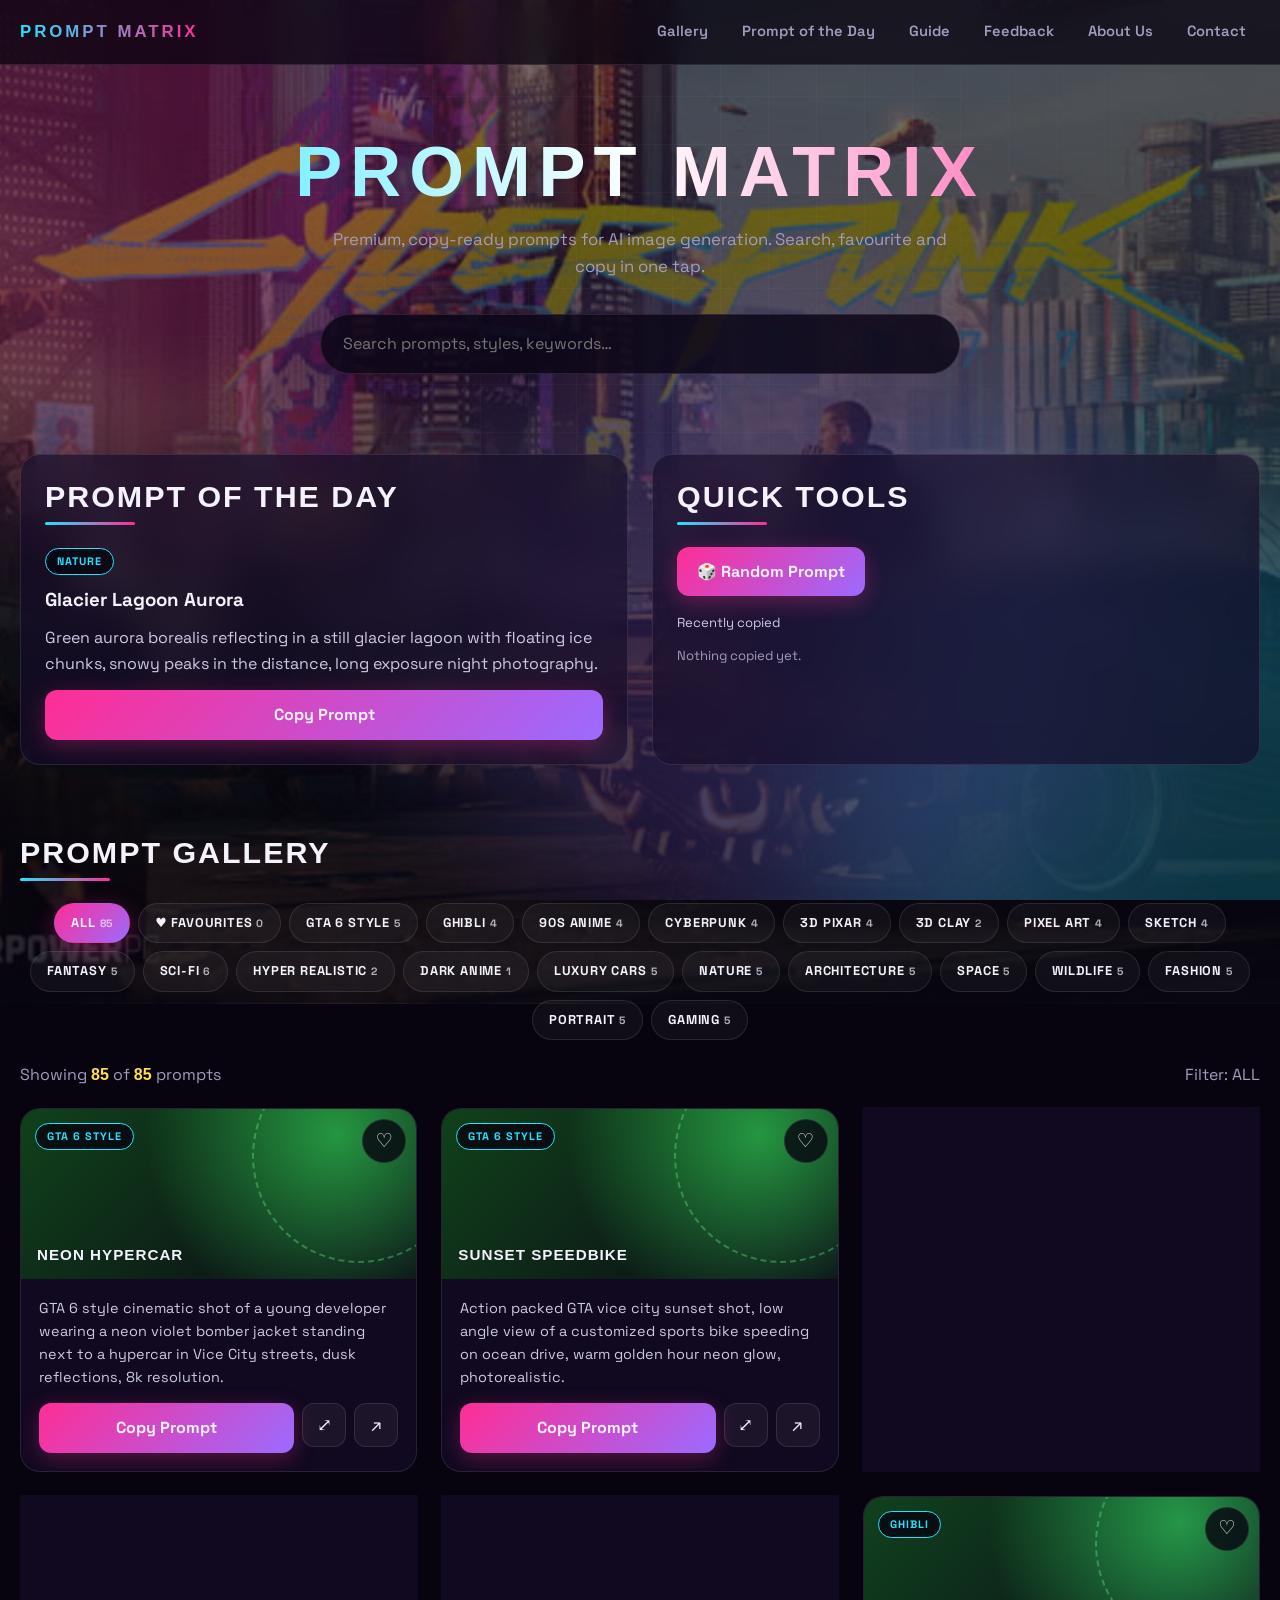
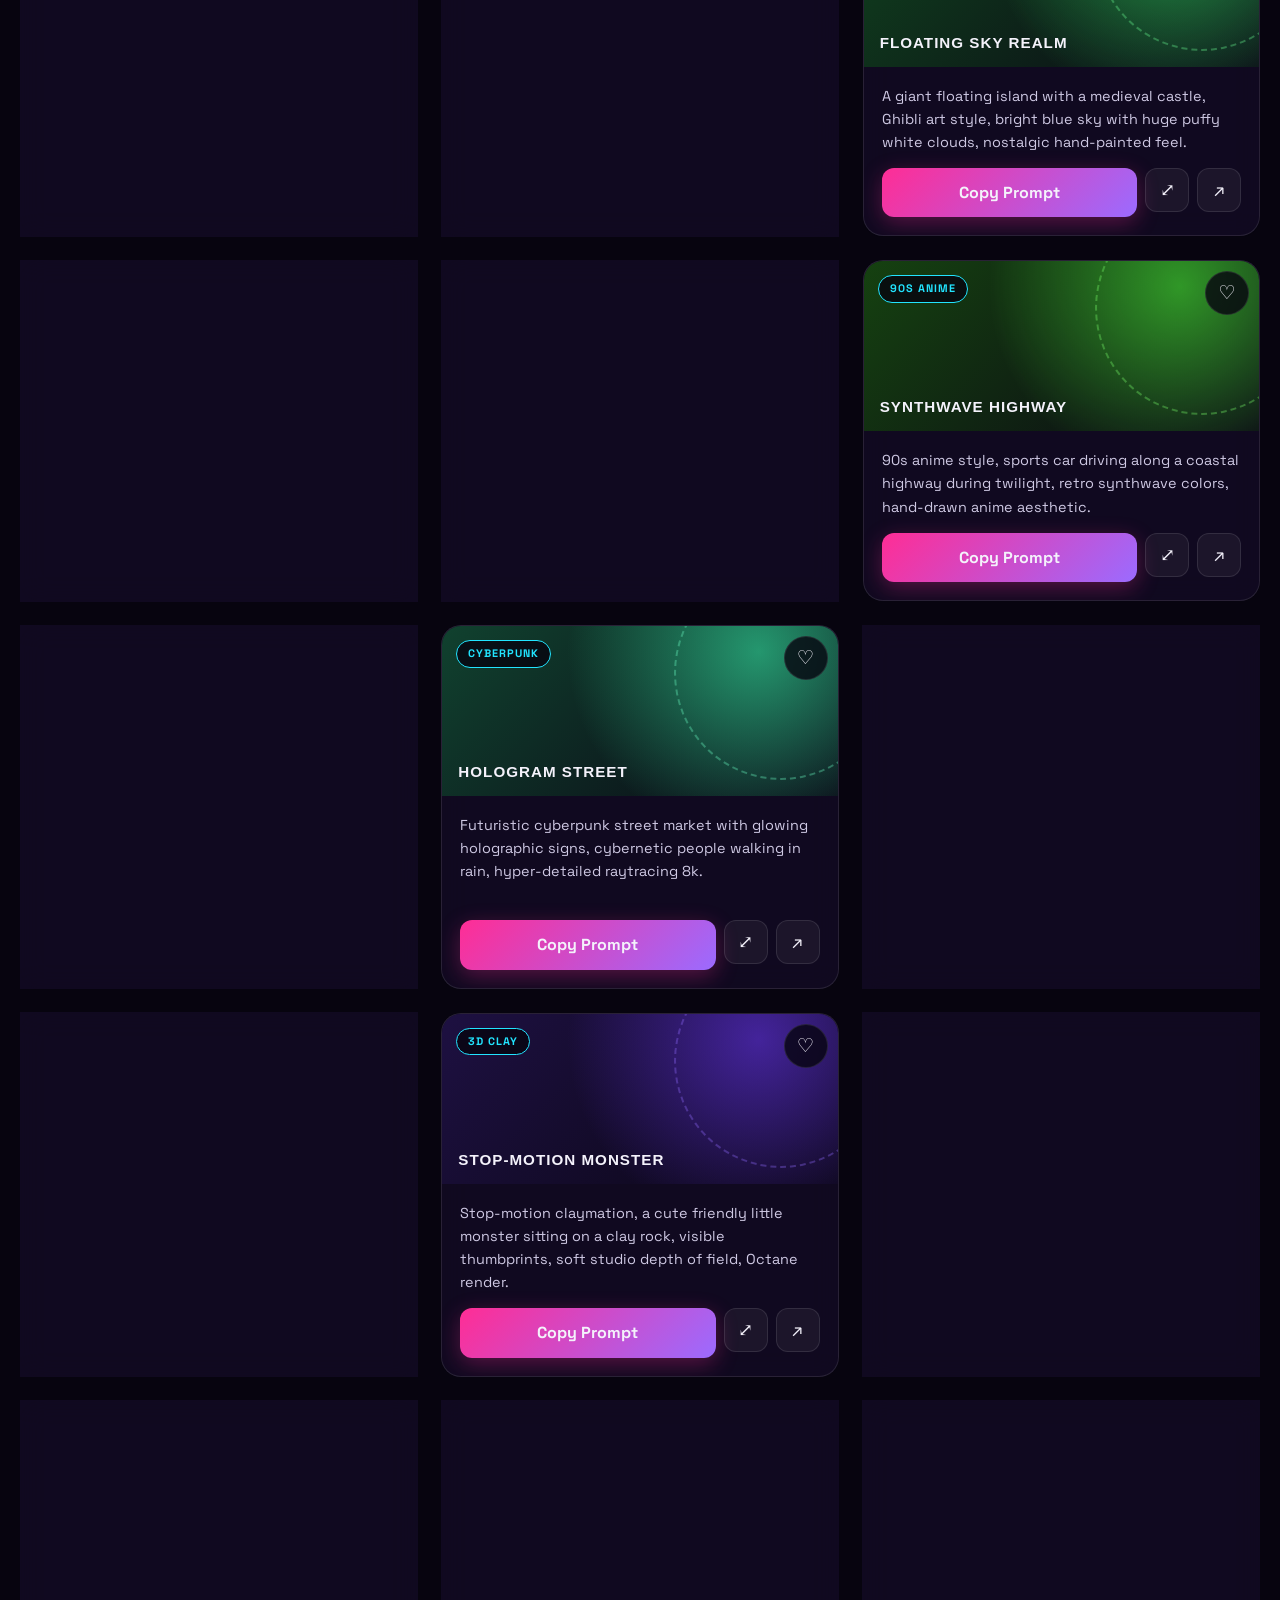
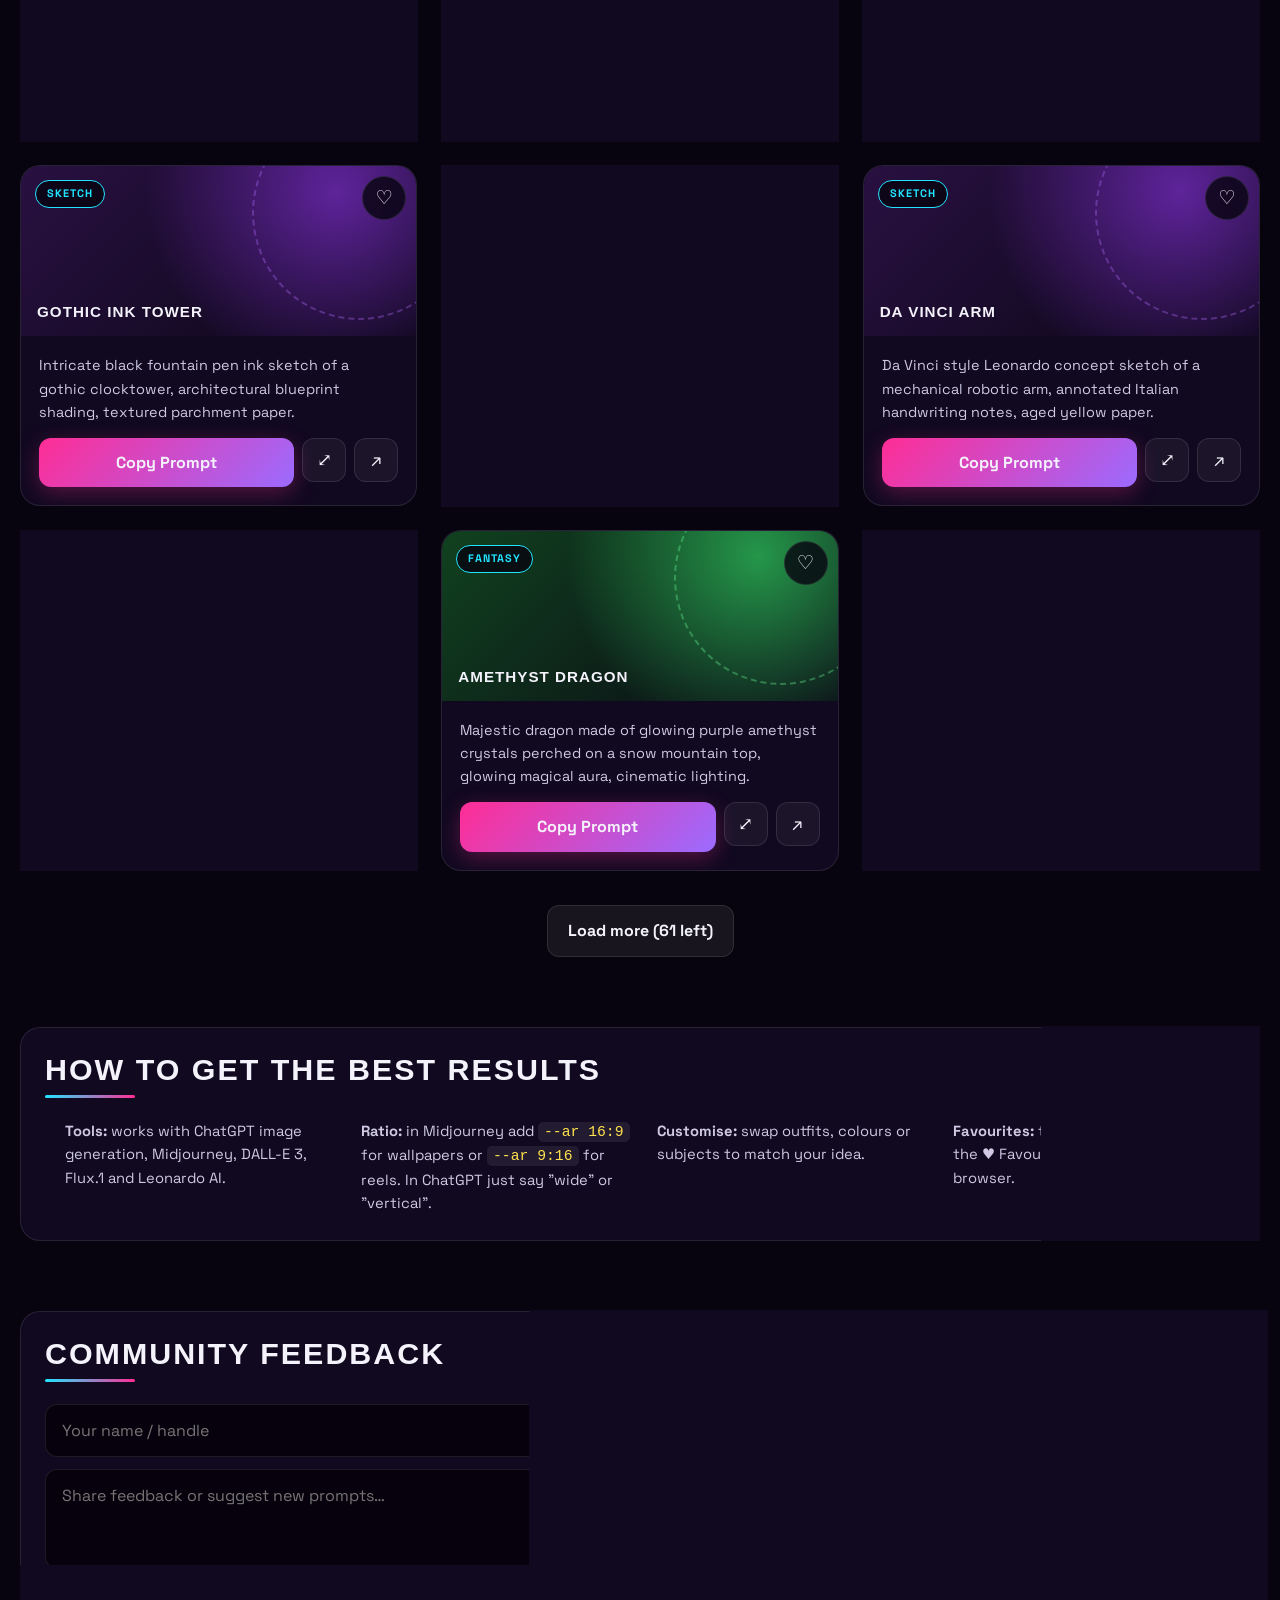
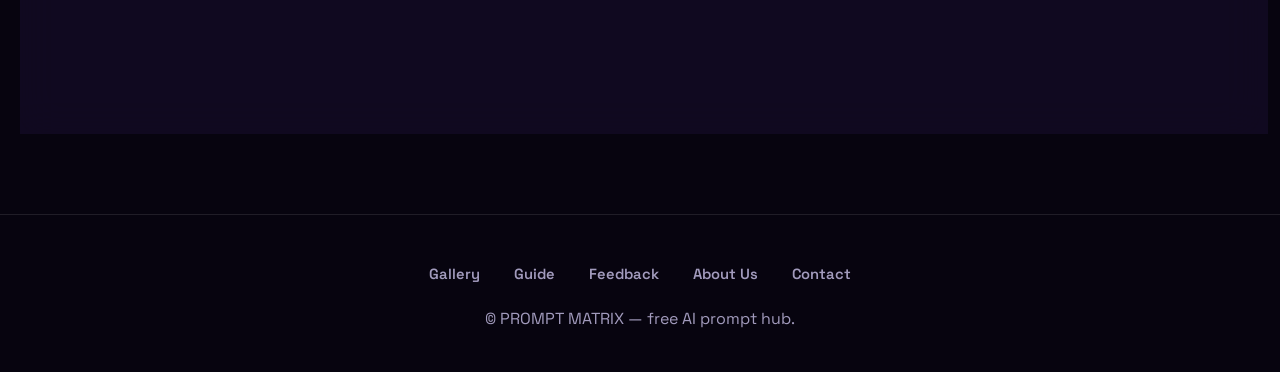
<file: index.html>
<!DOCTYPE html>
<html lang="en">
<head>
<meta charset="UTF-8">
<meta name="viewport" content="width=device-width, initial-scale=1">
<title>PROMPT MATRIX | Premium AI Image Prompt Gallery</title>
<meta name="description" content="PROMPT MATRIX is a free gallery of ready-to-copy AI image prompts for ChatGPT, Midjourney, DALL-E 3, Flux and Leonardo AI.">
<meta name="theme-color" content="#07040f">
<link rel="preconnect" href="https://fonts.googleapis.com">
<link rel="preconnect" href="https://fonts.gstatic.com" crossorigin>
<link href="https://fonts.googleapis.com/css2?family=Space+Grotesk:wght@400;600;700&family=Syncopate:wght@700&display=swap" rel="stylesheet">
<link rel="stylesheet" href="style.css">
</head>
<body>
<div class="bgimg" aria-hidden="true"></div>
<div class="aurora" aria-hidden="true"><i></i><i></i><i></i></div>
<div id="progress"></div>
<header class="top"><div class="bar">
  <a class="logo" href="#top">PROMPT MATRIX</a>
  <button id="burger" aria-label="Menu" aria-expanded="false" aria-controls="nav">☰</button>
  <nav id="nav" aria-label="Main">
    <a href="#gallery">Gallery</a><a href="#today">Prompt of the Day</a><a href="#guide">Guide</a><a href="#feedback">Feedback</a><a href="about.html">About Us</a><a href="contact.html">Contact</a>
  </nav>
</div></header>

<main id="top" class="wrap">
  <div class="hero rv">
    <h1>Prompt Matrix</h1>
    <p class="sub">Premium, copy-ready prompts for AI image generation. Search, favourite and copy in one tap.</p>
    <div class="search" id="sbox">
      <input id="q" type="search" placeholder="Search prompts, styles, keywords…" aria-label="Search prompts" autocomplete="off">
      <button id="clr" aria-label="Clear search">✕</button>
    </div>
  </div>

  <section id="today" class="two">
    <div class="glass rv"><h2 class="sec">Prompt of the Day</h2><div id="potd"></div></div>
    <div class="glass rv"><h2 class="sec">Quick Tools</h2>
      <button class="btn" id="rand">🎲 Random Prompt</button>
      <p class="note" style="margin-top:16px">Recently copied</p>
      <div class="mini" id="recent"><span class="note">Nothing copied yet.</span></div>
    </div>
  </section>

  <section id="gallery">
    <h2 class="sec rv">Prompt Gallery</h2>
    <div class="chips rv" id="chips" role="group" aria-label="Categories"></div>
    <div class="status"><div>Showing <b id="vis">0</b> of <b id="tot">0</b> prompts</div><div id="flabel"></div></div>
    <div class="grid" id="grid" aria-live="polite"><div class="sk"></div><div class="sk"></div><div class="sk"></div></div>
    <div class="more"><button class="btn alt" id="more" hidden>Load more</button></div>
  </section>

  <section id="guide" class="glass rv">
    <h2 class="sec">How to get the best results</h2>
    <ul class="tips">
      <li><b>Tools:</b> works with ChatGPT image generation, Midjourney, DALL-E 3, Flux.1 and Leonardo AI.</li>
      <li><b>Ratio:</b> in Midjourney add <code>--ar 16:9</code> for wallpapers or <code>--ar 9:16</code> for reels. In ChatGPT just say "wide" or "vertical".</li>
      <li><b>Customise:</b> swap outfits, colours or subjects to match your idea.</li>
      <li><b>Favourites:</b> tap ♡ on a card and use the ♥ Favourites filter. Saved in this browser.</li>
    </ul>
  </section>

  <section id="feedback" class="glass rv">
    <h2 class="sec">Community Feedback</h2>
    <form class="cform" id="cf">
      <input id="cn" maxlength="40" placeholder="Your name / handle" required>
      <textarea id="ct" maxlength="500" placeholder="Share feedback or suggest new prompts…" required></textarea>
      <button class="btn" style="justify-self:end">Post Comment</button>
    </form>
    <p class="note" style="margin-bottom:14px">Comments are stored only in your own browser (localStorage). Other visitors cannot see them.</p>
    <div class="clist" id="cl"></div>
  </section>
</main>

<footer>
  <nav aria-label="Footer"><a href="#gallery">Gallery</a><a href="#guide">Guide</a><a href="#feedback">Feedback</a><a href="about.html">About Us</a><a href="contact.html">Contact</a></nav>
  <p>© PROMPT MATRIX — free AI prompt hub.</p>
</footer>

<dialog id="dlg" aria-labelledby="dt"></dialog>
<div id="toast" role="status"></div>
<button id="toTop" aria-label="Back to top">↑</button>

<script src="prompts.js"></script>
<script src="main.js"></script>
<script>
const PAGE = 24;
const ALL = PROMPTS.map((a, i) => ({ id: i + 1, t: a[0], c: a[1], p: a[2] }));
const cats = [...new Set(ALL.map(x => x.c))];
const $ = s => document.querySelector(s);
let cat = 'ALL', q = '', favOnly = false, shown = PAGE;
let favs = new Set(LS('pm_favs', []));
let recent = LS('pm_recent', []);
const hue = c => [...c].reduce((a, ch) => a + ch.charCodeAt(0), 0) * 7 % 360;
const byId = id => ALL.find(x => x.id === id);

function chips() {
  const n = c => ALL.filter(x => x.c === c).length;
  $('#chips').innerHTML =
    `<button class="chip ${cat==='ALL'&&!favOnly?'on':''}" data-c="ALL">All<small>${ALL.length}</small></button>` +
    `<button class="chip ${favOnly?'on':''}" data-fav="1">♥ Favourites<small>${favs.size}</small></button>` +
    cats.map(c => `<button class="chip ${cat===c&&!favOnly?'on':''}" data-c="${esc(c)}">${esc(c)}<small>${n(c)}</small></button>`).join('');
}
function list() {
  const s = q.toLowerCase();
  return ALL.filter(x => (favOnly ? favs.has(x.id) : (cat === 'ALL' || x.c === cat)) &&
    (!s || (x.t + ' ' + x.c + ' ' + x.p).toLowerCase().includes(s)));
}
function card(x) {
  const on = favs.has(x.id);
  return `<article class="card rv" data-id="${x.id}">
    <div class="thumb" style="--h:${hue(x.c)}"><span class="tag">${esc(x.c)}</span>
      <button class="fav ${on?'on':''}" data-act="fav" aria-pressed="${on}" aria-label="Favourite">${on?'♥':'♡'}</button>
      <span class="tt">${esc(x.t)}</span></div>
    <div class="cb"><p class="pr">${esc(x.p)}</p>
      <div class="row"><button class="btn" data-act="copy">Copy Prompt</button>
      <button class="ib" data-act="view" aria-label="Details">⤢</button>
      <button class="ib" data-act="share" aria-label="Share">↗</button></div></div></article>`;
}
function render() {
  const l = list();
  $('#vis').textContent = l.length; $('#tot').textContent = ALL.length;
  $('#flabel').textContent = 'Filter: ' + (favOnly ? 'FAVOURITES' : cat);
  $('#grid').innerHTML = l.length ? l.slice(0, shown).map(card).join('') :
    `<div class="empty"><b>⚠</b><h3>No prompts found</h3><p>${favOnly && !favs.size ? 'Tap ♡ on any card to save favourites.' : 'Try another keyword or category.'}</p></div>`;
  $('#more').hidden = l.length <= shown;
  $('#more').textContent = `Load more (${l.length - shown} left)`;
  $('#sbox').classList.toggle('has', !!q);
  chips(); reveal($('#grid'));
}
function potd() {
  const x = ALL[Math.floor(Date.now() / 864e5) % ALL.length];
  $('#potd').innerHTML = `<span class="tag" style="position:static;display:inline-block">${esc(x.c)}</span><h3 style="margin:10px 0">${esc(x.t)}</h3><p style="color:#cfc9e4">${esc(x.p)}</p><div class="row" style="margin-top:14px" data-id="${x.id}"><button class="btn" data-act="copy">Copy Prompt</button></div>`;
}
function recents() {
  $('#recent').innerHTML = recent.length ? recent.map(id => byId(id)).filter(Boolean)
    .map(x => `<button data-id="${x.id}" data-act="view" title="${esc(x.t)}">${esc(x.t)}</button>`).join('') : '<span class="note">Nothing copied yet.</span>';
}
async function copy(x) {
  let ok = false;
  try { await navigator.clipboard.writeText(x.p); ok = true; }
  catch (e) {
    const t = document.createElement('textarea'); t.value = x.p; t.style.cssText = 'position:fixed;opacity:0';
    document.body.append(t); t.select();
    try { ok = document.execCommand('copy'); } catch (e2) {}
    t.remove();
  }
  if (!ok) return toast('Copy blocked — open Details and select the text manually');
  recent = [x.id, ...recent.filter(i => i !== x.id)].slice(0, 6); SV('pm_recent', recent); recents();
  toast('Prompt copied to clipboard!');
}
function fav(id) {
  favs.has(id) ? favs.delete(id) : favs.add(id); SV('pm_favs', [...favs]);
  toast(favs.has(id) ? 'Added to favourites' : 'Removed from favourites'); render();
}
async function share(x) {
  const d = { title: 'PROMPT MATRIX — ' + x.t, text: x.p, url: location.href.split('#')[0] };
  if (navigator.share) { try { await navigator.share(d); } catch (e) {} }
  else copy(x);
}
function view(x) {
  const d = $('#dlg');
  d.innerHTML = `<span class="tag" style="position:static;display:inline-block">${esc(x.c)}</span><h3 id="dt">${esc(x.t)}</h3><p>${esc(x.p)}</p>
    <div class="row" data-id="${x.id}"><button class="btn" data-act="copy">Copy</button><button class="btn alt" data-act="fav">${favs.has(x.id)?'♥ Saved':'♡ Favourite'}</button><button class="btn alt" data-act="share">Share</button><button class="btn alt" id="x">Close</button></div>`;
  d.showModal();
}
document.addEventListener('click', e => {
  const b = e.target.closest('[data-act]'); if (!b) return;
  const host = b.closest('[data-id]'); const x = host && byId(+host.dataset.id); if (!x) return;
  const a = b.dataset.act;
  if (a === 'copy') copy(x); else if (a === 'fav') { fav(x.id); if ($('#dlg').open) view(x); }
  else if (a === 'share') share(x); else if (a === 'view') view(x);
});
$('#dlg').addEventListener('click', e => { if (e.target.id === 'x' || e.target === e.currentTarget) e.currentTarget.close(); });
$('#chips').addEventListener('click', e => {
  const b = e.target.closest('.chip'); if (!b) return;
  favOnly = !!b.dataset.fav; cat = b.dataset.c || 'ALL'; shown = PAGE; render();
});
$('#q').addEventListener('input', e => { q = e.target.value.trim(); shown = PAGE; render(); });
$('#clr').onclick = () => { $('#q').value = ''; q = ''; shown = PAGE; render(); $('#q').focus(); };
$('#more').onclick = () => { shown += PAGE; render(); };
$('#rand').onclick = () => view(ALL[Math.floor(Math.random() * ALL.length)]);

// Comments (browser-only)
function comments() {
  const c = LS('pm_comments', []);
  $('#cl').innerHTML = c.length ? c.map(x => `<div class="ci"><b>${esc(x.n)}</b><small>${esc(x.d)}</small><p>${esc(x.t)}</p></div>`).join('') : '<p class="note">No comments yet. Be the first!</p>';
}
$('#cf').addEventListener('submit', e => {
  e.preventDefault();
  const n = $('#cn').value.trim(), t = $('#ct').value.trim(); if (!n || !t) return;
  const c = LS('pm_comments', []); c.unshift({ n, t, d: new Date().toLocaleString() });
  SV('pm_comments', c.slice(0, 50)); e.target.reset(); comments(); toast('Comment saved in this browser');
});
render(); potd(); recents(); comments();
</script>
</body>
</html>
</file>
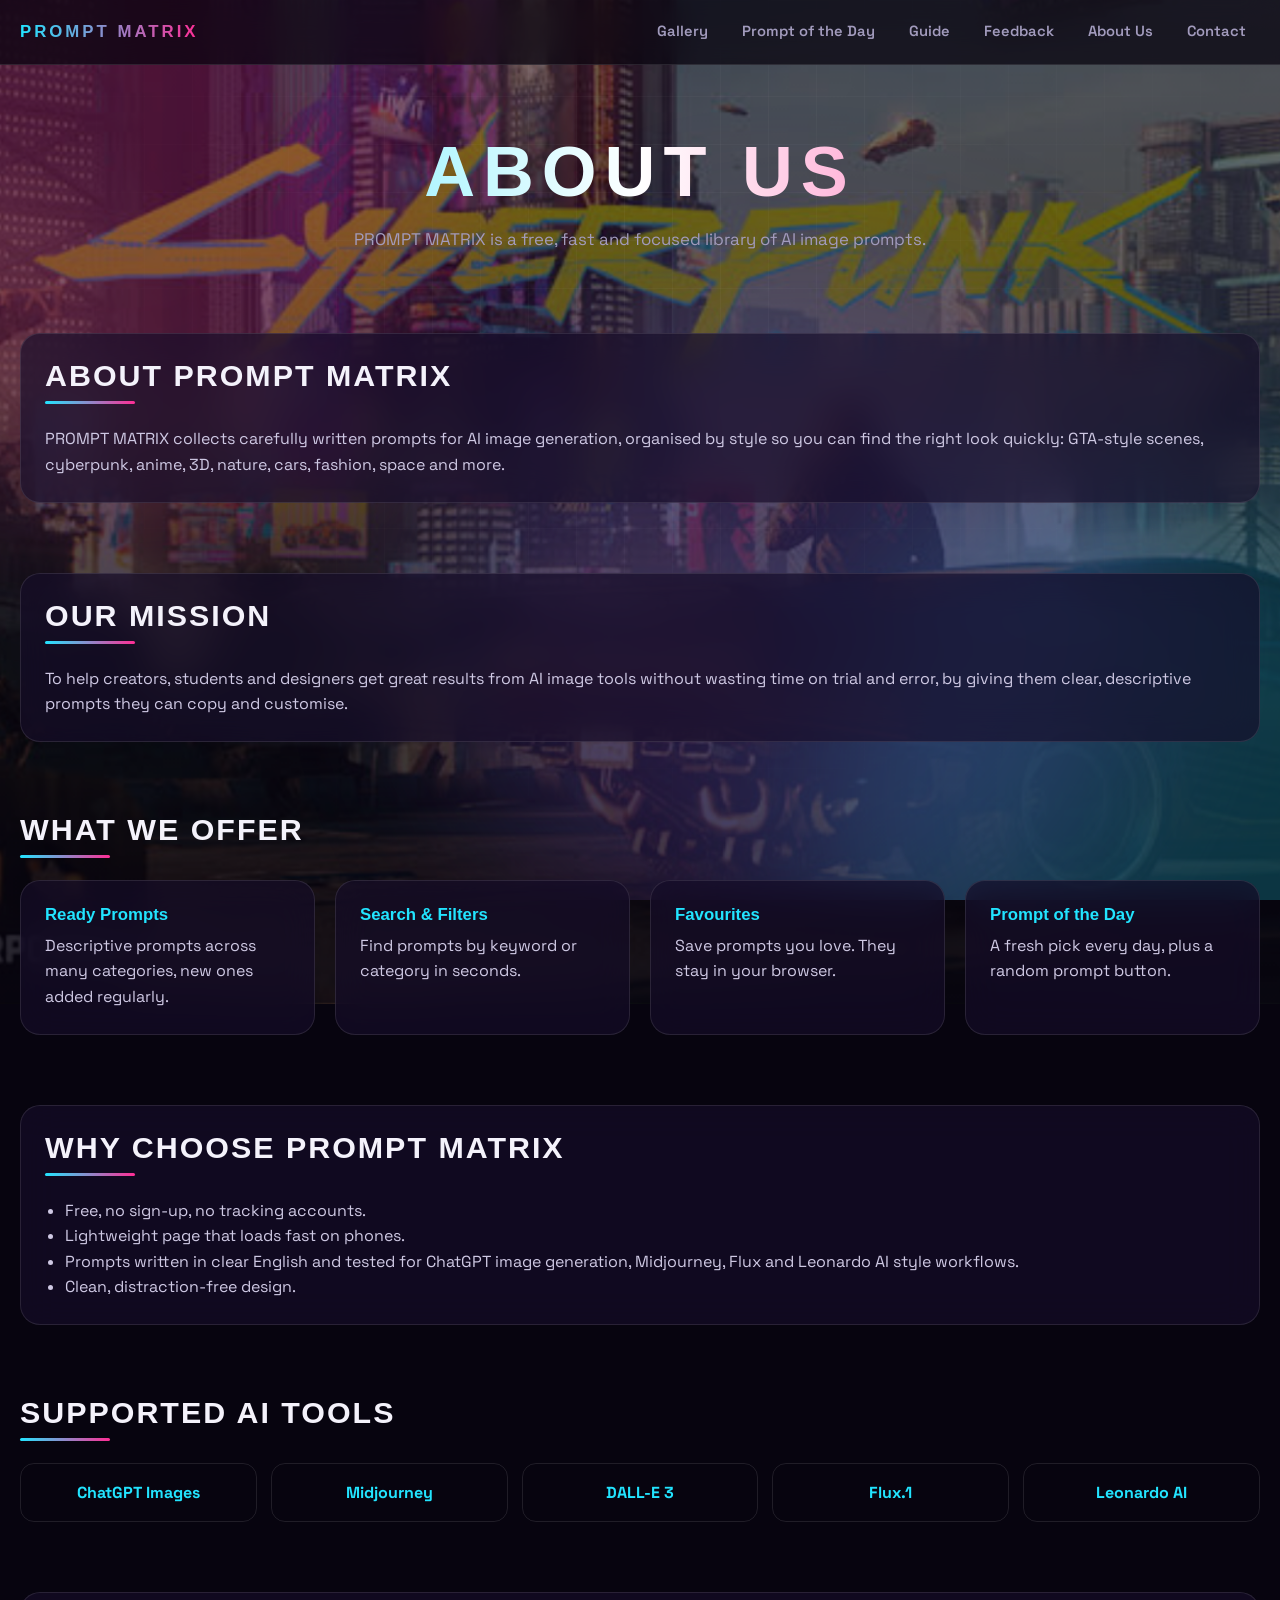
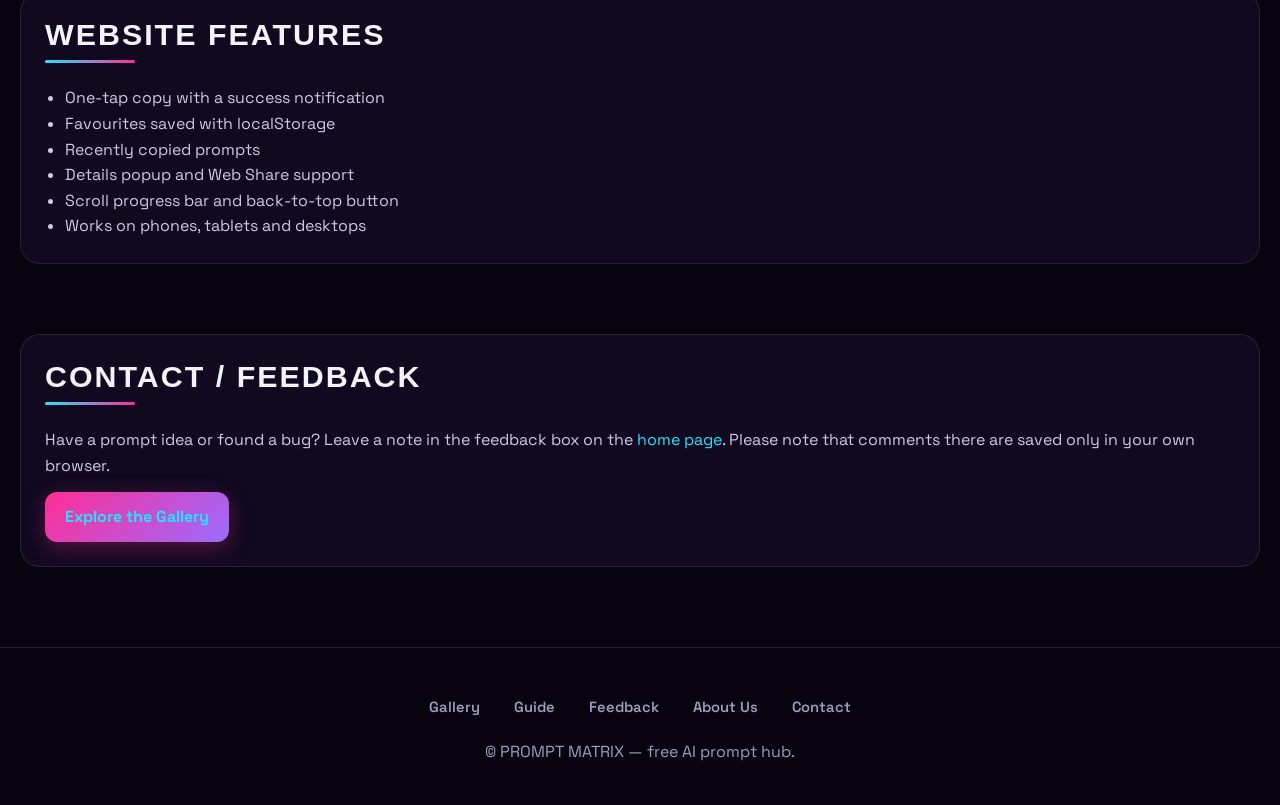
<file: about.html>
<!DOCTYPE html>
<html lang="en">
<head>
<meta charset="UTF-8">
<meta name="viewport" content="width=device-width, initial-scale=1">
<title>About Us | PROMPT MATRIX</title>
<meta name="description" content="Learn about PROMPT MATRIX: our mission, what we offer, supported AI tools and how to send feedback.">
<meta name="theme-color" content="#07040f">
<link rel="preconnect" href="https://fonts.googleapis.com">
<link rel="preconnect" href="https://fonts.gstatic.com" crossorigin>
<link href="https://fonts.googleapis.com/css2?family=Space+Grotesk:wght@400;600;700&family=Syncopate:wght@700&display=swap" rel="stylesheet">
<link rel="stylesheet" href="style.css">
</head>
<body>
<div class="bgimg" aria-hidden="true"></div>
<div class="aurora" aria-hidden="true"><i></i><i></i><i></i></div>
<div id="progress"></div>
<header class="top"><div class="bar">
  <a class="logo" href="index.html">PROMPT MATRIX</a>
  <button id="burger" aria-label="Menu" aria-expanded="false" aria-controls="nav">☰</button>
  <nav id="nav" aria-label="Main">
    <a href="index.html#gallery">Gallery</a><a href="index.html#today">Prompt of the Day</a><a href="index.html#guide">Guide</a><a href="index.html#feedback">Feedback</a><a href="about.html">About Us</a><a href="contact.html">Contact</a>
  </nav>
</div></header>

<main class="wrap">
  <div class="hero rv"><h1>About Us</h1>
    <p class="sub">PROMPT MATRIX is a free, fast and focused library of AI image prompts.</p></div>

  <section class="glass rv"><h2 class="sec">About Prompt Matrix</h2>
    <p>PROMPT MATRIX collects carefully written prompts for AI image generation, organised by style so you can find the right look quickly: GTA-style scenes, cyberpunk, anime, 3D, nature, cars, fashion, space and more.</p></section>

  <section class="glass rv"><h2 class="sec">Our Mission</h2>
    <p>To help creators, students and designers get great results from AI image tools without wasting time on trial and error, by giving them clear, descriptive prompts they can copy and customise.</p></section>

  <section class="rv"><h2 class="sec">What We Offer</h2>
    <div class="feat">
      <div class="glass"><h3>Ready Prompts</h3><p>Descriptive prompts across many categories, new ones added regularly.</p></div>
      <div class="glass"><h3>Search &amp; Filters</h3><p>Find prompts by keyword or category in seconds.</p></div>
      <div class="glass"><h3>Favourites</h3><p>Save prompts you love. They stay in your browser.</p></div>
      <div class="glass"><h3>Prompt of the Day</h3><p>A fresh pick every day, plus a random prompt button.</p></div>
    </div></section>

  <section class="glass rv"><h2 class="sec">Why Choose Prompt Matrix</h2>
    <ul><li>Free, no sign-up, no tracking accounts.</li><li>Lightweight page that loads fast on phones.</li><li>Prompts written in clear English and tested for ChatGPT image generation, Midjourney, Flux and Leonardo AI style workflows.</li><li>Clean, distraction-free design.</li></ul></section>

  <section class="rv"><h2 class="sec">Supported AI Tools</h2>
    <div class="tools"><div>ChatGPT Images</div><div>Midjourney</div><div>DALL-E 3</div><div>Flux.1</div><div>Leonardo AI</div></div></section>

  <section class="glass rv"><h2 class="sec">Website Features</h2>
    <ul><li>One-tap copy with a success notification</li><li>Favourites saved with localStorage</li><li>Recently copied prompts</li><li>Details popup and Web Share support</li><li>Scroll progress bar and back-to-top button</li><li>Works on phones, tablets and desktops</li></ul></section>

  <section class="glass rv"><h2 class="sec">Contact / Feedback</h2>
    <p>Have a prompt idea or found a bug? Leave a note in the feedback box on the <a href="index.html#feedback">home page</a>. Please note that comments there are saved only in your own browser.</p>
    <p style="margin-top:14px"><a class="btn" href="index.html#gallery">Explore the Gallery</a></p></section>
</main>

<footer>
  <nav aria-label="Footer"><a href="index.html#gallery">Gallery</a><a href="index.html#guide">Guide</a><a href="index.html#feedback">Feedback</a><a href="about.html">About Us</a><a href="contact.html">Contact</a></nav>
  <p>© PROMPT MATRIX — free AI prompt hub.</p>
</footer>
<div id="toast" role="status"></div>
<button id="toTop" aria-label="Back to top">↑</button>
<script src="main.js"></script>
</body>
</html>
</file>
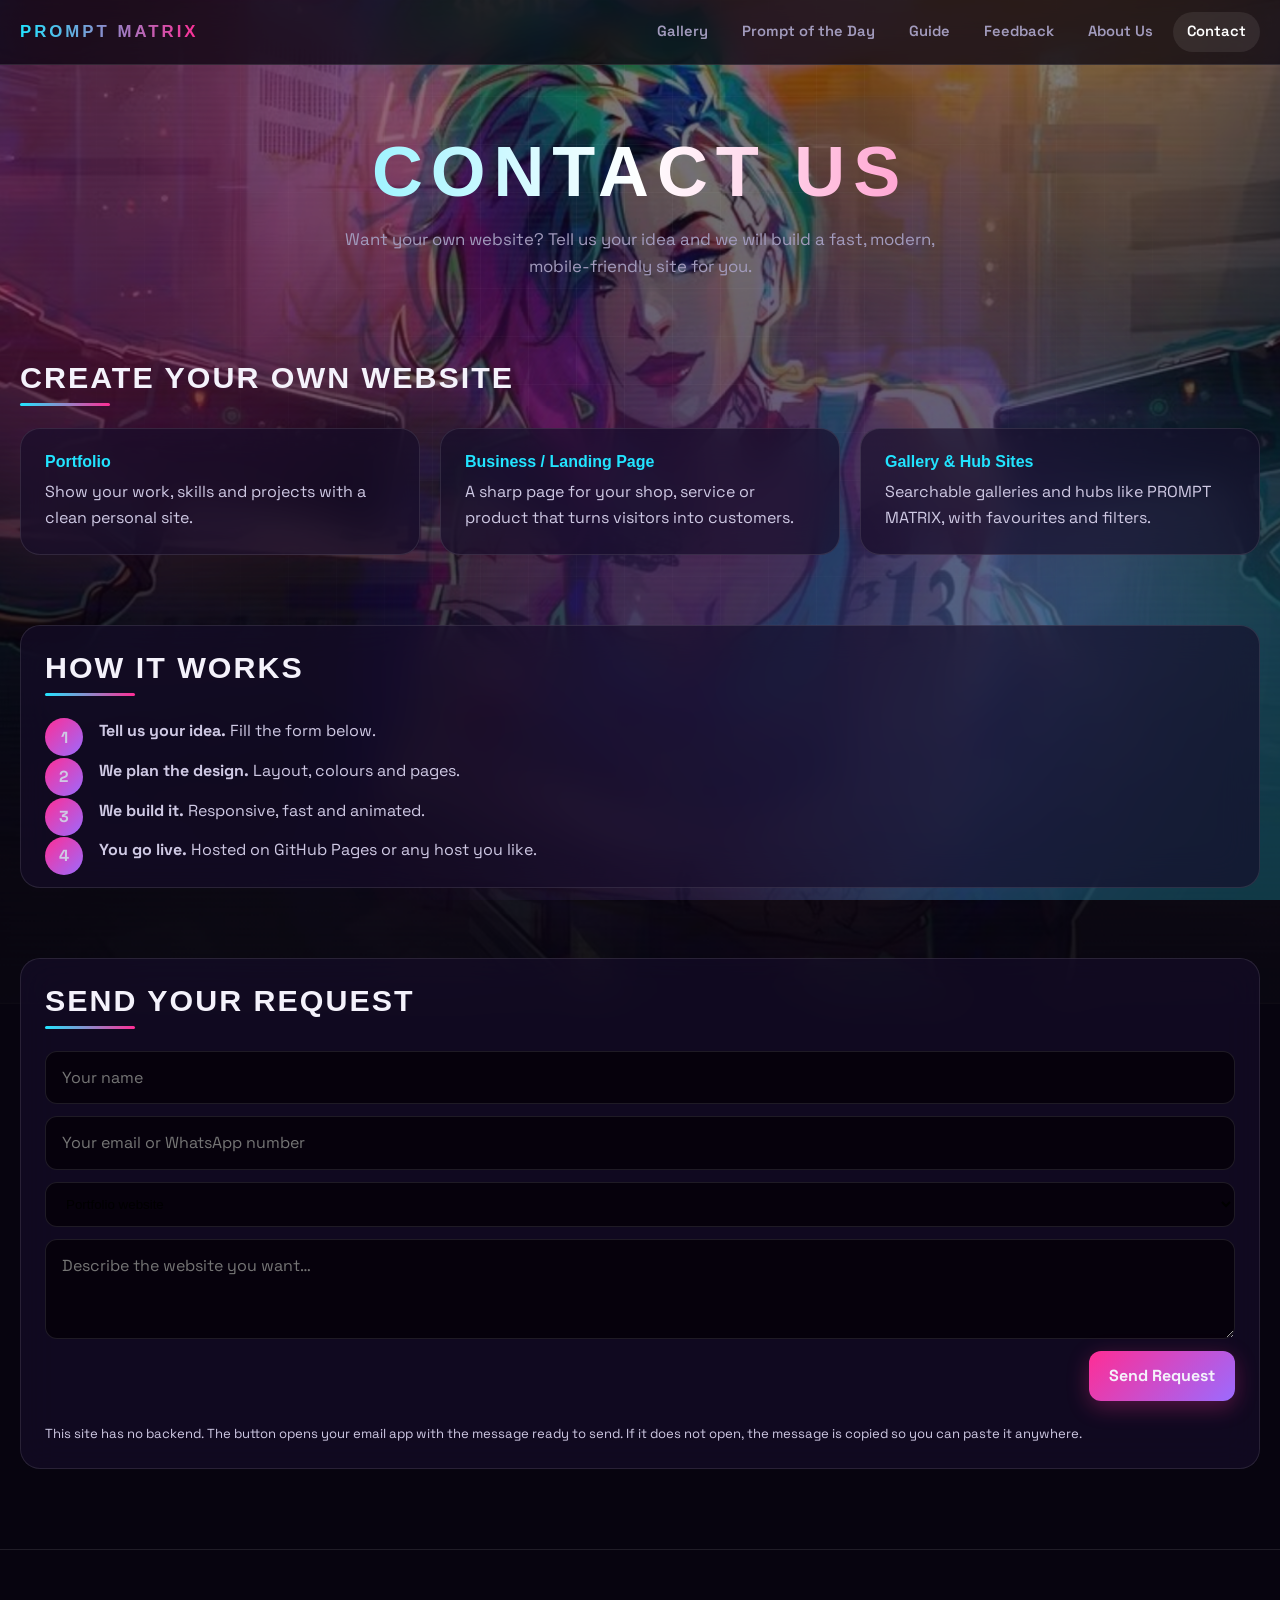
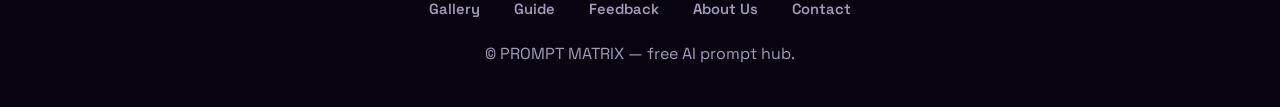
<file: contact.html>
<!DOCTYPE html>
<html lang="en">
<head>
<meta charset="UTF-8">
<meta name="viewport" content="width=device-width, initial-scale=1">
<title>Contact Us | Create Your Own Website | PROMPT MATRIX</title>
<meta name="description" content="Want your own website? Contact PROMPT MATRIX to get a fast, modern, mobile-friendly website built for you.">
<meta name="theme-color" content="#07040f">
<link rel="preconnect" href="https://fonts.googleapis.com">
<link rel="preconnect" href="https://fonts.gstatic.com" crossorigin>
<link href="https://fonts.googleapis.com/css2?family=Space+Grotesk:wght@400;600;700&family=Syncopate:wght@700&display=swap" rel="stylesheet">
<link rel="stylesheet" href="style.css">
</head>
<body>
<div class="bgimg b2" aria-hidden="true"></div>
<div class="aurora" aria-hidden="true"><i></i><i></i><i></i></div>
<div id="progress"></div>
<header class="top"><div class="bar">
  <a class="logo" href="index.html">PROMPT MATRIX</a>
  <button id="burger" aria-label="Menu" aria-expanded="false" aria-controls="nav">☰</button>
  <nav id="nav" aria-label="Main">
    <a href="index.html#gallery">Gallery</a><a href="index.html#today">Prompt of the Day</a><a href="index.html#guide">Guide</a><a href="index.html#feedback">Feedback</a><a href="about.html">About Us</a><a class="on" href="contact.html">Contact</a>
  </nav>
</div></header>

<main class="wrap">
  <div class="hero"><h1>Contact Us</h1>
    <p class="sub">Want your own website? Tell us your idea and we will build a fast, modern, mobile-friendly site for you.</p></div>

  <section class="rv"><h2 class="sec">Create Your Own Website</h2>
    <div class="svc">
      <div class="glass rv left"><h3>Portfolio</h3><p>Show your work, skills and projects with a clean personal site.</p></div>
      <div class="glass rv zoom"><h3>Business / Landing Page</h3><p>A sharp page for your shop, service or product that turns visitors into customers.</p></div>
      <div class="glass rv right"><h3>Gallery &amp; Hub Sites</h3><p>Searchable galleries and hubs like PROMPT MATRIX, with favourites and filters.</p></div>
    </div></section>

  <section class="glass rv"><h2 class="sec">How It Works</h2>
    <ol class="steps"><li><b>Tell us your idea.</b> Fill the form below.</li><li><b>We plan the design.</b> Layout, colours and pages.</li><li><b>We build it.</b> Responsive, fast and animated.</li><li><b>You go live.</b> Hosted on GitHub Pages or any host you like.</li></ol></section>

  <section class="glass rv" id="form"><h2 class="sec">Send Your Request</h2>
    <form class="cform" id="wf">
      <input id="n" maxlength="60" placeholder="Your name" required>
      <input id="c" maxlength="80" placeholder="Your email or WhatsApp number" required>
      <select id="t" aria-label="Website type"><option>Portfolio website</option><option>Business / landing page</option><option>Gallery / hub website</option><option>Something else</option></select>
      <textarea id="m" maxlength="800" placeholder="Describe the website you want…" required></textarea>
      <button class="btn" style="justify-self:end">Send Request</button>
    </form>
    <p class="note">This site has no backend. The button opens your email app with the message ready to send. If it does not open, the message is copied so you can paste it anywhere.</p>
  </section>
</main>

<footer>
  <nav aria-label="Footer"><a href="index.html#gallery">Gallery</a><a href="index.html#guide">Guide</a><a href="index.html#feedback">Feedback</a><a href="about.html">About Us</a><a href="contact.html">Contact</a></nav>
  <p>© PROMPT MATRIX — free AI prompt hub.</p>
</footer>
<div id="toast" role="status"></div>
<button id="toTop" aria-label="Back to top">↑</button>
<script src="main.js"></script>
<script>
const CONTACT_EMAIL = ''; // yahan naya email daalna hai
document.getElementById('wf').addEventListener('submit', async e => {
  e.preventDefault();
  const v = id => document.getElementById(id).value.trim();
  const body = 'Name: ' + v('n') + '\nContact: ' + v('c') + '\nType: ' + v('t') + '\n\n' + v('m');
  try { await navigator.clipboard.writeText(body); } catch (x) {}
  if (CONTACT_EMAIL) { location.href = 'mailto:' + CONTACT_EMAIL + '?subject=' + encodeURIComponent('Website request') + '&body=' + encodeURIComponent(body); toast('Opening your email app…'); }
  else toast('Message copied — paste it to us');
  e.target.reset();
});
</script>
</body>
</html>
</file>
<file: style.css>
:root{--bg:#07040f;--m:#ff2d95;--c:#22e4ff;--y:#ffe14d;--p:#9b6bff;--card:rgba(22,13,42,.66);--line:rgba(255,255,255,.1);--tx:#f4f2fb;--mu:#a29bbd;--r:20px}
*{box-sizing:border-box;margin:0;padding:0}
html{scroll-behavior:smooth;scroll-padding-top:84px}
body{background:var(--bg);color:var(--tx);font:400 1rem/1.6 'Space Grotesk',system-ui,sans-serif;overflow-x:hidden;min-height:100vh}
a{color:var(--c);text-decoration:none}
button,input,textarea{font:inherit;color:inherit}
:focus-visible{outline:2px solid var(--c);outline-offset:2px}
.aurora{position:fixed;inset:0;z-index:-1;overflow:hidden;background:transparent}
.aurora i{position:absolute;width:55vmax;height:55vmax;border-radius:50%;filter:blur(90px);opacity:.33;animation:drift 24s ease-in-out infinite alternate}
.aurora i:nth-child(1){background:var(--m);top:-22%;left:-18%}
.aurora i:nth-child(2){background:var(--c);bottom:-28%;right:-18%;animation-delay:-8s}
.aurora i:nth-child(3){background:var(--p);top:30%;left:35%;opacity:.2;animation-delay:-15s}
.aurora::after{content:'';position:absolute;inset:0;background:linear-gradient(rgba(255,255,255,.035) 1px,transparent 1px),linear-gradient(90deg,rgba(255,255,255,.035) 1px,transparent 1px);background-size:48px 48px;-webkit-mask-image:radial-gradient(circle at 50% 25%,#000,transparent 75%);mask-image:radial-gradient(circle at 50% 25%,#000,transparent 75%)}
@keyframes drift{to{transform:translate(12vw,8vh) scale(1.2)}}
#progress{position:fixed;top:0;left:0;height:3px;width:100%;background:linear-gradient(90deg,var(--c),var(--m));transform:scaleX(0);transform-origin:0 50%;z-index:200}
header.top{position:sticky;top:0;z-index:100;background:rgba(7,4,15,.72);backdrop-filter:blur(16px);-webkit-backdrop-filter:blur(16px);border-bottom:1px solid var(--line)}
.bar{max-width:1280px;margin:auto;padding:12px 20px;display:flex;align-items:center;justify-content:space-between;gap:16px}
.logo{font:800 1.05rem 'Syncopate',sans-serif;letter-spacing:3px;color:var(--tx);background:linear-gradient(90deg,var(--c),var(--m));-webkit-background-clip:text;background-clip:text;-webkit-text-fill-color:transparent}
nav{display:flex;gap:6px}
nav a{color:var(--mu);padding:8px 14px;border-radius:30px;font-weight:600;font-size:.92rem;transition:.25s}
nav a:hover,nav a.on{color:#fff;background:rgba(255,255,255,.08)}
#burger{display:none;background:none;border:1px solid var(--line);border-radius:10px;width:44px;height:44px;font-size:1.3rem;cursor:pointer}
.wrap{max-width:1280px;margin:auto;padding:0 20px}
section{margin:70px auto}
.hero{text-align:center;padding:70px 0 10px}
.hero h1,.h-title{font:800 clamp(2rem,6.5vw,4.4rem)/1.05 'Syncopate',sans-serif;letter-spacing:clamp(2px,1vw,8px);text-transform:uppercase;background:linear-gradient(90deg,var(--c),#fff 50%,var(--m));-webkit-background-clip:text;background-clip:text;-webkit-text-fill-color:transparent;overflow-wrap:anywhere}
.hero p.sub{color:var(--mu);max-width:640px;margin:18px auto 0;font-size:1.05rem}
h2.sec{font:800 clamp(1.3rem,3vw,1.9rem) 'Syncopate',sans-serif;letter-spacing:2px;text-transform:uppercase;margin-bottom:22px}
.glass{background:var(--card);backdrop-filter:blur(18px);-webkit-backdrop-filter:blur(18px);border:1px solid var(--line);border-radius:var(--r);padding:24px}
.search{position:relative;max-width:640px;margin:34px auto 0}
.search input{width:100%;padding:16px 56px 16px 22px;border-radius:40px;border:1px solid var(--line);background:rgba(12,6,24,.85);outline:none;transition:.3s}
.search input:focus{border-color:var(--c);box-shadow:0 0 0 4px rgba(34,228,255,.15)}
.search button{position:absolute;right:8px;top:50%;transform:translateY(-50%);width:40px;height:40px;border-radius:50%;border:0;background:rgba(255,255,255,.08);cursor:pointer;display:none}
.search.has button{display:block}
.chips{display:flex;flex-wrap:wrap;gap:8px;justify-content:center;margin:22px 0}
.chip{padding:9px 16px;border-radius:30px;border:1px solid var(--line);background:rgba(255,255,255,.04);cursor:pointer;font-size:.8rem;font-weight:700;letter-spacing:.8px;text-transform:uppercase;transition:.25s;min-height:40px}
.chip:hover{border-color:var(--m);transform:translateY(-2px)}
.chip.on{background:linear-gradient(135deg,var(--m),var(--p));border-color:transparent;box-shadow:0 6px 24px rgba(255,45,149,.35)}
.chip small{opacity:.7;margin-left:4px}
.status{display:flex;justify-content:space-between;gap:10px;flex-wrap:wrap;color:var(--mu);margin-bottom:20px}
.status b{color:var(--y);font-family:'Syncopate',sans-serif}
.btn{display:inline-flex;align-items:center;justify-content:center;gap:8px;padding:12px 20px;min-height:44px;border:0;border-radius:12px;background:linear-gradient(135deg,var(--m),var(--p));font-weight:700;cursor:pointer;transition:.25s;box-shadow:0 6px 22px rgba(255,45,149,.3)}
.btn:hover{transform:translateY(-2px);box-shadow:0 10px 30px rgba(255,45,149,.45)}
.btn.alt{background:rgba(255,255,255,.07);box-shadow:none;border:1px solid var(--line)}
.ib{width:44px;height:44px;border-radius:12px;border:1px solid var(--line);background:rgba(255,255,255,.05);cursor:pointer;font-size:1.1rem;transition:.25s}
.ib:hover{border-color:var(--c);color:var(--c)}
.grid{display:grid;grid-template-columns:repeat(auto-fill,minmax(min(100%,300px),1fr));gap:24px}
.card{background:var(--card);backdrop-filter:blur(14px);-webkit-backdrop-filter:blur(14px);border:1px solid var(--line);border-radius:var(--r);overflow:hidden;display:flex;flex-direction:column;transition:transform .35s,border-color .35s,box-shadow .35s}
.card:hover{transform:translateY(-8px);border-color:rgba(255,45,149,.55);box-shadow:0 0 34px rgba(255,45,149,.25),0 24px 40px rgba(0,0,0,.6)}
.thumb{position:relative;height:170px;display:flex;align-items:flex-end;padding:16px;background:radial-gradient(circle at 80% 15%,hsla(var(--h),95%,60%,.55),transparent 55%),linear-gradient(135deg,hsl(var(--h),60%,16%),#0a0614);overflow:hidden}
.thumb::before{content:'';position:absolute;width:210px;height:210px;border:2px dashed hsla(var(--h),95%,70%,.35);border-radius:50%;top:-60px;right:-50px;animation:spin 40s linear infinite}
@keyframes spin{to{transform:rotate(360deg)}}
.thumb .tt{font:800 .95rem 'Syncopate',sans-serif;text-transform:uppercase;letter-spacing:1px;position:relative}
.tag{position:absolute;top:14px;left:14px;padding:4px 11px;border-radius:20px;background:rgba(7,4,15,.8);border:1px solid var(--c);color:var(--c);font-size:.68rem;font-weight:700;letter-spacing:1px}
.fav{position:absolute;top:10px;right:10px;width:44px;height:44px;border-radius:50%;border:1px solid var(--line);background:rgba(7,4,15,.8);font-size:1.2rem;cursor:pointer;transition:.25s}
.fav.on{color:var(--m);border-color:var(--m);background:rgba(255,45,149,.2)}
.cb{padding:18px;display:flex;flex-direction:column;gap:14px;flex:1}
.pr{font-size:.9rem;color:#cfc9e4;display:-webkit-box;-webkit-line-clamp:4;-webkit-box-orient:vertical;overflow:hidden;flex:1}
.row{display:flex;gap:8px}.row .btn{flex:1}
.empty{grid-column:1/-1;text-align:center;padding:60px 20px;color:var(--mu)}
.empty b{display:block;font-size:2.4rem;color:var(--m)}
.more{text-align:center;margin-top:34px}
.two{display:grid;grid-template-columns:1fr 1fr;gap:24px}
.mini{display:flex;flex-wrap:wrap;gap:8px;margin-top:12px}
.mini button{background:rgba(255,255,255,.06);border:1px solid var(--line);border-radius:30px;padding:8px 14px;cursor:pointer;font-size:.82rem;max-width:100%;overflow:hidden;text-overflow:ellipsis;white-space:nowrap}
.tips{display:grid;grid-template-columns:repeat(auto-fit,minmax(230px,1fr));gap:14px;list-style:none;color:#cfc9e4;font-size:.92rem}
code{color:var(--y);background:rgba(255,255,255,.08);padding:2px 6px;border-radius:5px}
.tools{display:grid;grid-template-columns:repeat(auto-fit,minmax(200px,1fr));gap:14px}
.tools div{padding:16px;border:1px solid var(--line);border-radius:14px;text-align:center;font-weight:700;color:var(--c)}
.cform{display:grid;gap:12px;margin-bottom:22px}
.cform input,.cform textarea{width:100%;padding:13px 16px;border-radius:12px;border:1px solid var(--line);background:rgba(6,2,12,.9);outline:none}
.cform input:focus,.cform textarea:focus{border-color:var(--c)}
.cform textarea{min-height:100px;resize:vertical}
.note{font-size:.82rem;color:var(--mu)}
.clist{display:grid;gap:12px;max-height:340px;overflow-y:auto}
.ci{padding:14px 18px;border:1px solid var(--line);border-radius:14px;background:rgba(8,3,16,.7);overflow-wrap:anywhere}
.ci b{color:var(--c)}.ci small{color:var(--mu);margin-left:8px}
dialog{margin:auto;width:min(94vw,640px);border:1px solid var(--line);border-radius:24px;background:#120a24;color:var(--tx);padding:28px}
dialog::backdrop{background:rgba(0,0,0,.7);backdrop-filter:blur(4px)}
dialog h3{font:800 1.2rem 'Syncopate',sans-serif;margin:10px 0}
dialog p{margin:14px 0 20px;color:#dcd7ef;overflow-wrap:anywhere}
#toast{position:fixed;left:50%;bottom:28px;transform:translate(-50%,120px);background:linear-gradient(135deg,var(--c),#2b8cff);color:#041018;font-weight:700;padding:13px 24px;border-radius:12px;opacity:0;transition:.4s;z-index:300;max-width:90vw;text-align:center}
#toast.show{transform:translate(-50%,0);opacity:1}
#toTop{position:fixed;right:20px;bottom:24px;width:48px;height:48px;border-radius:50%;border:1px solid var(--c);background:rgba(7,4,15,.85);cursor:pointer;opacity:0;pointer-events:none;transition:.3s;z-index:150;font-size:1.2rem}
#toTop.show{opacity:1;pointer-events:auto}
footer{border-top:1px solid var(--line);padding:40px 20px;text-align:center;color:var(--mu);margin-top:80px}
footer nav{justify-content:center;flex-wrap:wrap;margin-bottom:12px}
.rv{opacity:0;transform:translateY(28px);transition:opacity .7s ease,transform .7s ease}
.rv.in{opacity:1;transform:none}
.sk{height:300px;border-radius:var(--r);background:linear-gradient(90deg,rgba(255,255,255,.04),rgba(255,255,255,.1),rgba(255,255,255,.04));background-size:200% 100%;animation:sh 1.2s infinite}
@keyframes sh{to{background-position:-200% 0}}
.feat{display:grid;grid-template-columns:repeat(auto-fit,minmax(250px,1fr));gap:20px}
.feat h3{font:700 1.05rem 'Syncopate',sans-serif;margin-bottom:8px;color:var(--c)}
.feat p,.glass p,.glass li{color:#cfc9e4}.glass ul{padding-left:20px}
@media(max-width:820px){
 #burger{display:block}
 nav{position:absolute;top:100%;left:0;right:0;flex-direction:column;background:rgba(7,4,15,.97);padding:12px 20px 20px;border-bottom:1px solid var(--line);display:none}
 nav.open{display:flex}
 .two{grid-template-columns:1fr}
 .hero{padding-top:40px}
 section{margin:50px auto}
}
@media(prefers-reduced-motion:reduce){
 html{scroll-behavior:auto}
 *,*::before,*::after{animation:none!important;transition:none!important}
 .rv{opacity:1;transform:none}
}
/* ---- background image + scroll animations ---- */
.bgimg{position:fixed;inset:-8% 0;z-index:-2;background:linear-gradient(rgba(7,4,15,.5),rgba(7,4,15,.88)),url(bg.jpg) center/cover no-repeat;transform:translate3d(0,var(--py,0px),0) scale(calc(1.06 + var(--sz,0)));will-change:transform}
.aurora i{opacity:.22}
.hero h1{transform:translateY(var(--hy,0px));will-change:transform}
.hero p.sub{opacity:var(--ho,1)}
.rv.left{transform:translateX(-48px)}.rv.right{transform:translateX(48px)}.rv.zoom{transform:scale(.9)}
.rv.in.left,.rv.in.right,.rv.in.zoom{transform:none}
.grid .card:nth-child(3n+2){transition-delay:.1s}.grid .card:nth-child(3n+3){transition-delay:.2s}
.card.rv.in{transition:opacity .7s ease,transform .35s,border-color .35s,box-shadow .35s}
h2.sec::after{content:'';display:block;height:3px;width:0;margin-top:8px;border-radius:3px;background:linear-gradient(90deg,var(--c),var(--m));transition:width .9s .25s ease}
h2.sec.in::after,.in h2.sec::after{width:90px}
.svc{display:grid;grid-template-columns:repeat(auto-fit,minmax(240px,1fr));gap:20px}
.svc .glass h3{font:700 1rem 'Syncopate',sans-serif;color:var(--c);margin-bottom:8px}
.steps{counter-reset:s;list-style:none;display:grid;gap:14px}
.steps li{counter-increment:s;padding-left:54px;position:relative}
.steps li::before{content:counter(s);position:absolute;left:0;top:0;width:38px;height:38px;border-radius:50%;display:grid;place-items:center;font-weight:700;background:linear-gradient(135deg,var(--m),var(--p))}
.cform select{width:100%;padding:13px 16px;border-radius:12px;border:1px solid var(--line);background:rgba(6,2,12,.9);outline:none}
@media(prefers-reduced-motion:reduce){.bgimg,.hero h1{transform:none!important}.rv.left,.rv.right,.rv.zoom{transform:none}}
.bgimg.b2{background:linear-gradient(rgba(7,4,15,.45),rgba(7,4,15,.9)),url(bg2.jpg) center top/cover no-repeat}
</file>
